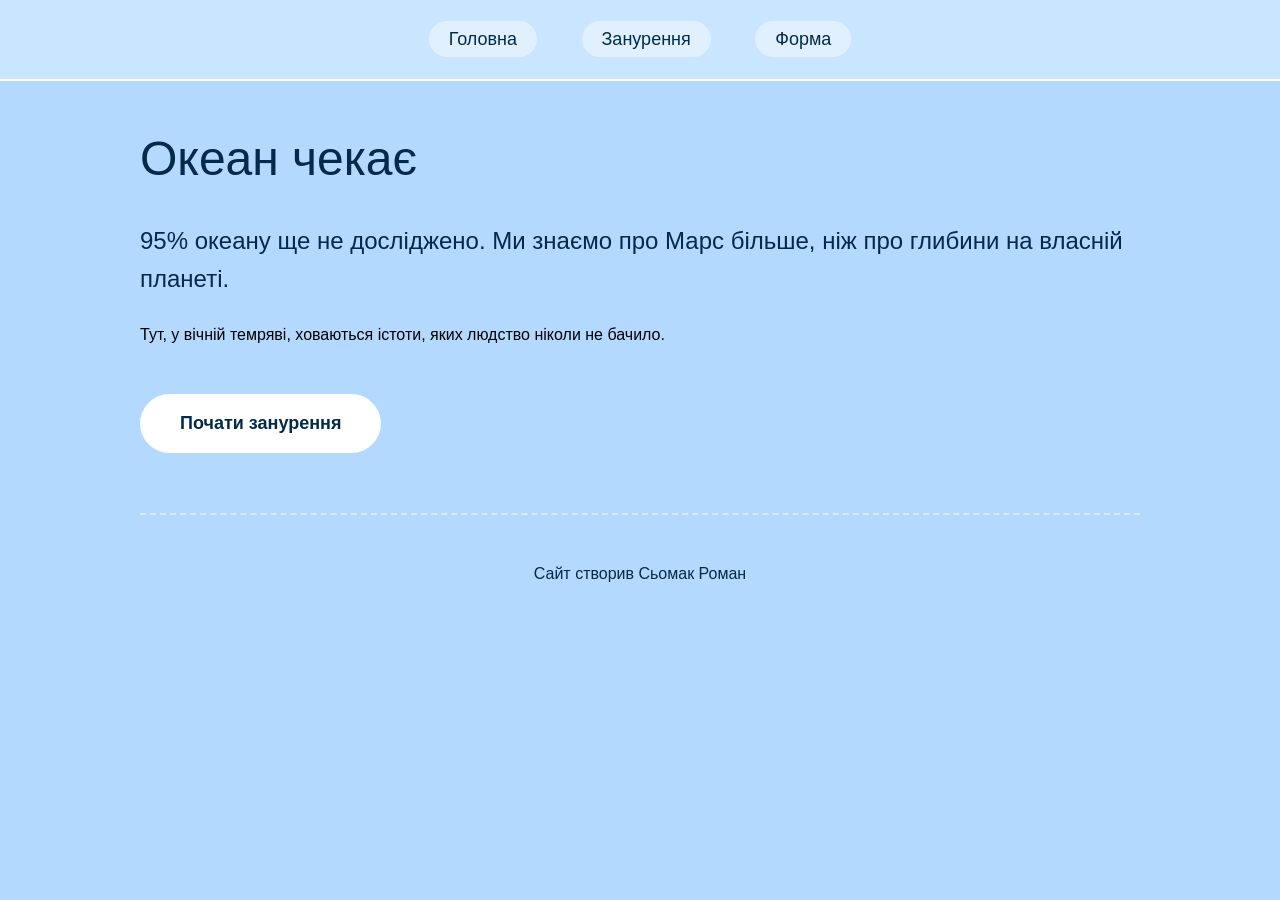
<file: index.html>
<!DOCTYPE html>
<html lang="uk">
<head>
    <meta charset="UTF-8">
    <title>Подорож до глибин океану</title>
    <link rel="stylesheet" href="style.css">
</head>
<body>
    <nav class="menu">
        <a href="index.html">Головна</a>
        <a href="pohlyblennya.html">Занурення</a>
        <a href="form.html">Форма</a>
    </nav>

    <main class="content">
        <h1>Океан чекає</h1>
        <p class="lead">95% океану ще не досліджено. Ми знаємо про Марс більше, ніж про глибини на власній планеті.</p>
        <p>Тут, у вічній темряві, ховаються істоти, яких людство ніколи не бачило.</p>
        <a href="pohlyblennya.html" class="button">Почати занурення</a>
        <footer>
            <p>Сайт створив Сьомак Роман</p>
        </footer>
    </main>
</body>
</html>
</file>
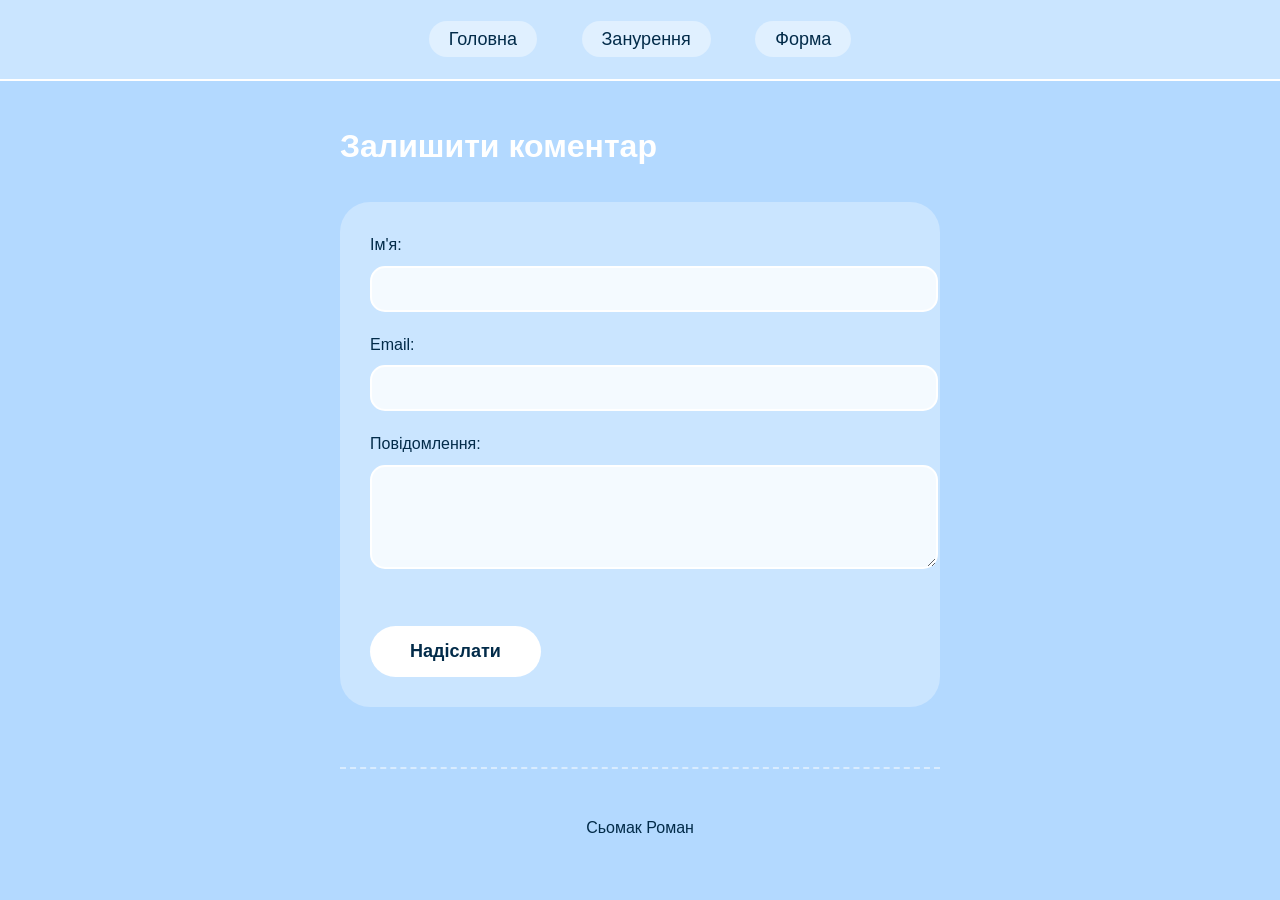
<file: form.html>
<!DOCTYPE html>
<html lang="uk">
<head>
    <meta charset="UTF-8">
    <title>Форма</title>
    <link rel="stylesheet" href="style.css">
</head>
<body>
    <nav class="menu">
        <a href="index.html">Головна</a>
        <a href="pohlyblennya.html">Занурення</a>
        <a href="form.html">Форма</a>
    </nav>

    <main class="content" style="max-width: 600px;">
        <h2>Залишити коментар</h2>
        
        <form class="form">
            <div class="form-group">
                <label for="name">Ім'я:</label>
                <input type="text" id="name" name="name">
            </div>
            
            <div class="form-group">
                <label for="email">Email:</label>
                <input type="email" id="email" name="email">
            </div>
            
            <div class="form-group">
                <label for="message">Повідомлення:</label>
                <textarea id="message" name="message" rows="4"></textarea>
            </div>
            
            <button type="submit" class="button">Надіслати</button>
        </form>
        <footer>
            <p>Сьомак Роман</p>
        </footer>
    </main>
</body>
</html>
</file>
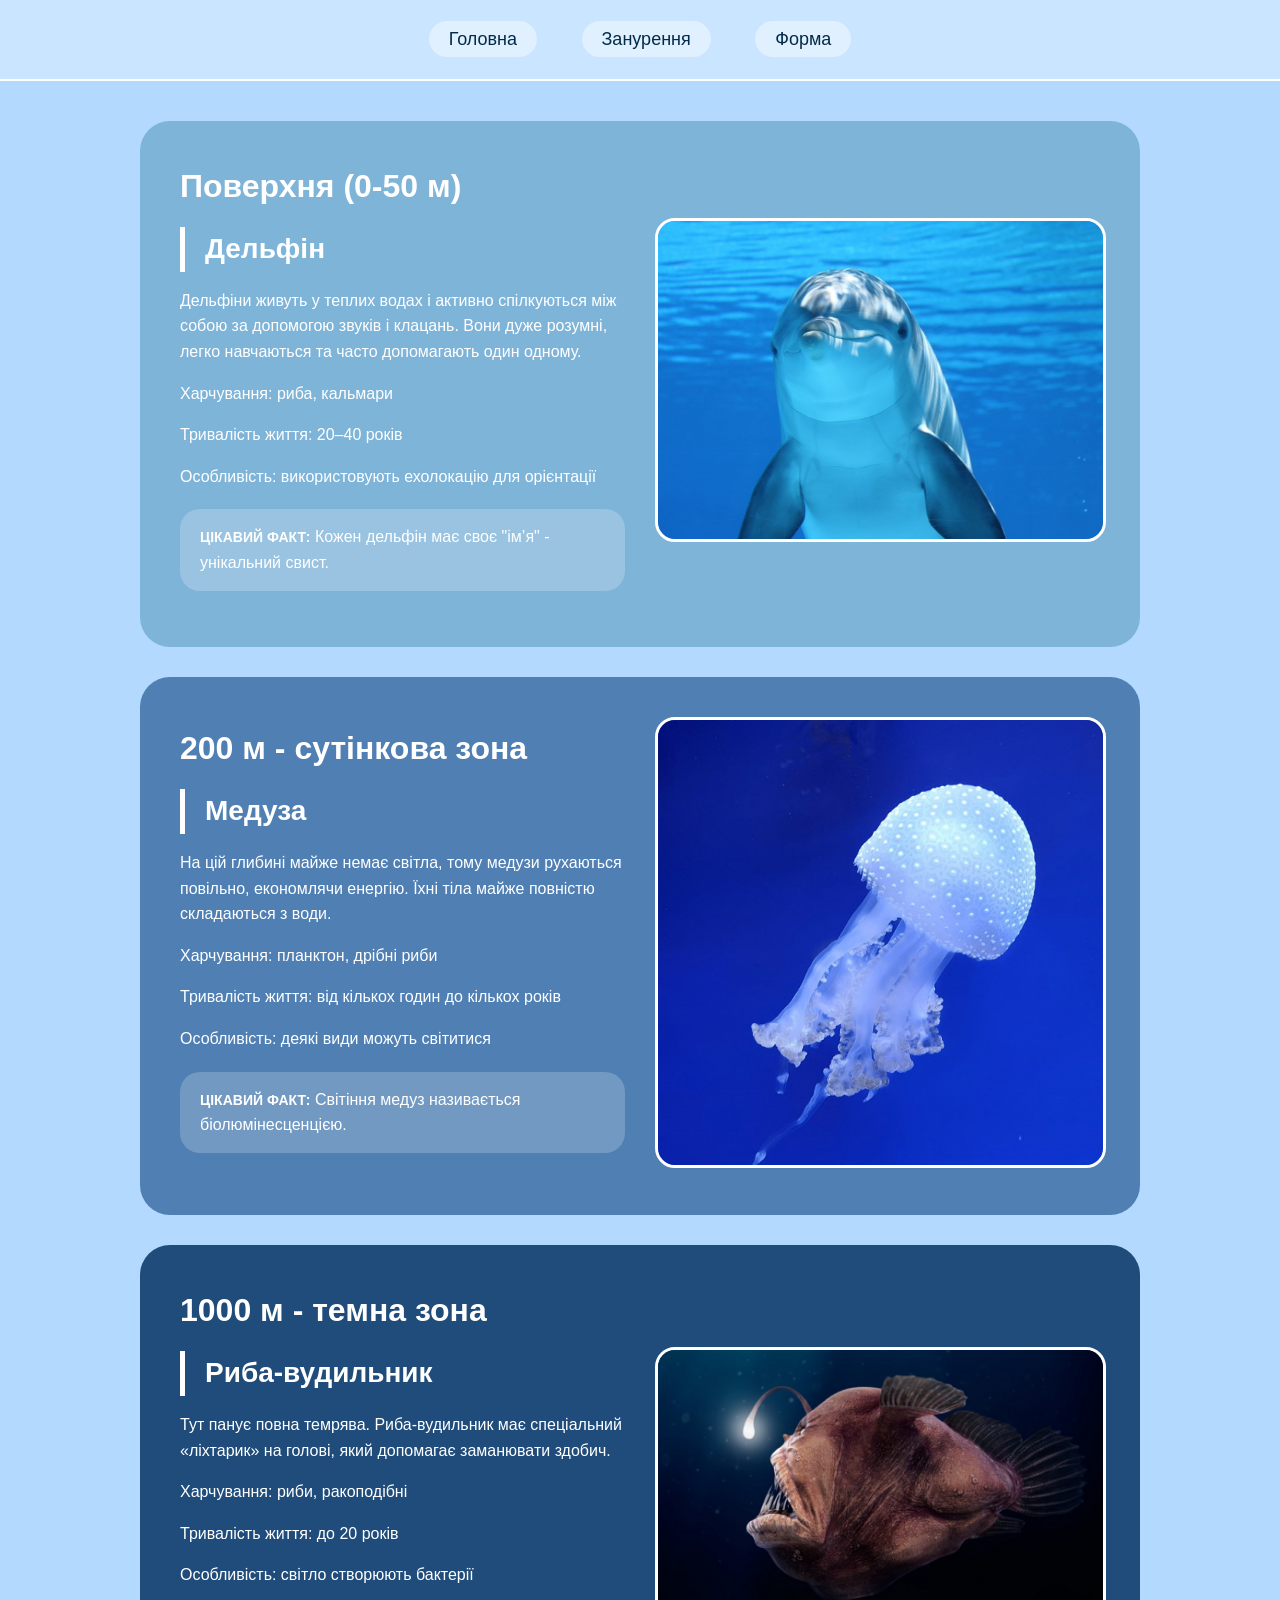
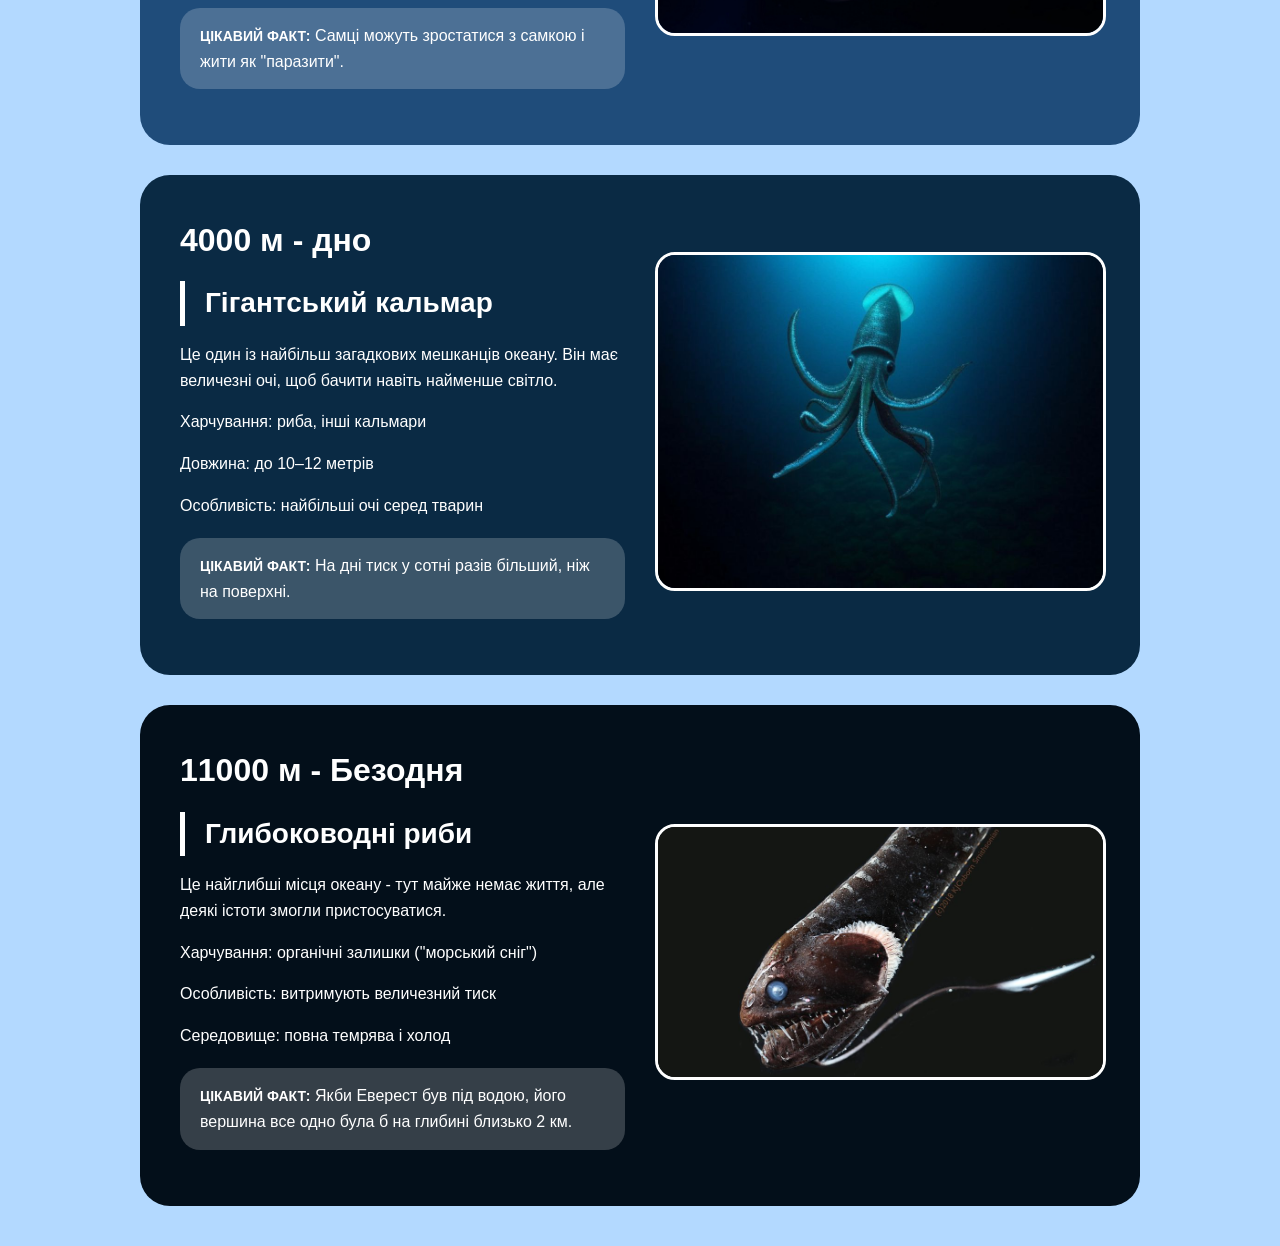
<file: pohlyblennya.html>
<!DOCTYPE html>
<html lang="uk">
<head>
    <meta charset="UTF-8">
    <title>Глибини</title>
    <link rel="stylesheet" href="style.css">
</head>
<body>
    <nav class="menu">
        <a href="index.html">Головна</a>
        <a href="pohlyblennya.html">Занурення</a>
        <a href="form.html">Форма</a>
    </nav>
    <main class="content">
        <div class="depth-block surface">
            <div class="depth-grid">
                <div class="depth-text">
                    <h2>Поверхня (0-50 м)</h2>
                    <p class="creature">Дельфін</p>
                    <p>Дельфіни живуть у теплих водах і активно спілкуються між собою за допомогою звуків і клацань. Вони дуже розумні, легко навчаються та часто допомагають один одному.
                    <p>Харчування: риба, кальмари</p>
                    <p>Тривалість життя: 20–40 років</p>
                    <p>Особливість: використовують ехолокацію для орієнтації</p>
                    </p>
                    <p class="fact"><span>Цікавий факт:</span> Кожен дельфін має своє "ім’я" - унікальний свист.</p>
                </div>
                <div class="depth-image">
                    <img src="images/dolphin.jpg" alt="Дельфін">
                </div>
            </div>
        </div>

        <div class="depth-block twilight">
            <div class="depth-grid">
                <div class="depth-text">
                    <h2>200 м - сутінкова зона</h2>
                    <p class="creature">Медуза</p>
                    <p>На цій глибині майже немає світла, тому медузи рухаються повільно, економлячи енергію. Їхні тіла майже повністю складаються з води.
                    <p>Харчування: планктон, дрібні риби</p>
                    <p>Тривалість життя: від кількох годин до кількох років</p>
                    <p>Особливість: деякі види можуть світитися</p>
                    </p>
                    <p class="fact"><span>Цікавий факт:</span> Світіння медуз називається біолюмінесценцією.</p>
                </div>
                <div class="depth-image">
                    <img src="images/meduse.jpg" alt="Медуза">
                </div>
            </div>
        </div>

        <div class="depth-block dark">
            <div class="depth-grid">
                <div class="depth-text">
                    <h2>1000 м - темна зона</h2>
                    <p class="creature">Риба-вудильник</p>
                    <p>Тут панує повна темрява. Риба-вудильник має спеціальний «ліхтарик» на голові, який допомагає заманювати здобич.
                    <p>Харчування: риби, ракоподібні</p>
                    <p>Тривалість життя: до 20 років</p>
                    <p>Особливість: світло створюють бактерії</p>
                    </p>
                    <p class="fact"><span>Цікавий факт:</span> Самці можуть зростатися з самкою і жити як "паразити".</p>
                </div>
                <div class="depth-image">
                    <img src="images/vudilnik.jpg" alt="Риба-вудильник">
                </div>
            </div>
        </div>

        <div class="depth-block deep">
            <div class="depth-grid">
                <div class="depth-text">
                    <h2>4000 м - дно</h2>
                    <p class="creature">Гігантський кальмар</p>
                    <p>Це один із найбільш загадкових мешканців океану. Він має величезні очі, щоб бачити навіть найменше світло.
                    <p>Харчування: риба, інші кальмари</p>
                    <p>Довжина: до 10–12 метрів</p>
                    <p>Особливість: найбільші очі серед тварин</p>
                    </p>
                    <p class="fact"><span>Цікавий факт:</span> На дні тиск у сотні разів більший, ніж на поверхні.</p>
                </div>
                <div class="depth-image">
                    <img src="images/squid.jpg" alt="Кальмар">
                </div>
            </div>
        </div>

        <div class="depth-block abyss">
            <div class="depth-grid">
                <div class="depth-text">
                    <h2>11000 м - Безодня</h2>
                    <p class="creature">Глибоководні риби</p>
                    <p>Це найглибші місця океану - тут майже немає життя, але деякі істоти змогли пристосуватися.
                    <p>Харчування: органічні залишки ("морський сніг")</p>
                    <p>Особливість: витримують величезний тиск</p>
                    <p>Середовище: повна темрява і холод</p>
                    </p>
                    <p class="fact"><span>Цікавий факт:</span> Якби Еверест був під водою, його вершина все одно була б на глибині близько 2 км.</p>
                </div>
                <div class="depth-image">
                    <img src="images/deep-sea fish.jpg" alt="Глибоководна риба">
                </div>
            </div>
        </div>
    </main>
</body>
</html>
</file>
<file: style.css>
body {
    font-family: 'Roboto', Arial, sans-serif;
    margin: 0;
    padding: 0;
    background: #b3d9ff;
    line-height: 1.6;
}

.menu {
    text-align: center;
    padding: 25px 0;
    background: rgba(255, 255, 255, 0.3);
    border-bottom: 2px solid white;
}

.menu a {
    color: #022b49;
    text-decoration: none;
    margin: 0 20px;
    font-size: 18px;
    font-weight: 500;
    padding: 8px 20px;
    border-radius: 30px;
    background: rgba(255, 255, 255, 0.4);
}

.menu a:hover {
    background: white;
}

.content {
    max-width: 1000px;
    margin: 40px auto;
    padding: 0 20px;
}

h1 {
    font-size: 48px;
    color: #022b49;
    margin-bottom: 20px;
    font-weight: 300;
}

h2 {
    font-size: 32px;
    margin-top: 0;
    margin-bottom: 15px;
    color: white;
}

.lead {
    font-size: 24px;
    font-weight: 300;
    color: #022b49;
}

.button {
    display: inline-block;
    background: white;
    padding: 15px 40px;
    margin: 30px 0 0 0;
    text-decoration: none;
    color: #022b49;
    border: none;
    border-radius: 40px;
    font-size: 18px;
    font-weight: 600;
}

.depth-block {
    padding: 40px;
    margin-bottom: 30px;
    border-radius: 30px;
    color: white;
}

.depth-grid {
    display: flex;
    gap: 30px;
    align-items: center;
    flex-wrap: wrap;
}

.depth-text {
    flex: 1;
    min-width: 300px;
}

.depth-image {
    flex: 1;
    min-width: 300px;
}

.depth-image img {
    width: 100%;
    height: auto;
    border-radius: 20px;
    border: 3px solid white;
}

.surface { background: #7fb4d9; }
.twilight { background: #4f7fb3; }
.dark { background: #1f4c7a; }
.deep { background: #0a2a44; }
.abyss { background: #030f1a; }

.creature {
    font-size: 28px;
    font-weight: 600;
    margin: 15px 0 10px;
    border-left: 5px solid white;
    padding-left: 20px;
}

.fact {
    background: rgba(255,255,255,0.2);
    padding: 15px 20px;
    border-radius: 20px;
    margin-top: 20px;
}

.fact span {
    font-weight: 600;
    text-transform: uppercase;
    font-size: 14px;
}

.form {
    background: rgba(255,255,255,0.3);
    padding: 30px;
    border-radius: 30px;
    margin: 30px 0;
}

.form-group {
    margin-bottom: 20px;
}

label {
    display: block;
    margin-bottom: 8px;
    font-weight: 500;
    color: #022b49;
}

input, textarea {
    width: 100%;
    padding: 12px;
    font-size: 16px;
    border: 2px solid white;
    background: rgba(255,255,255,0.8);
    border-radius: 15px;
}

footer {
    margin-top: 60px;
    text-align: center;
    color: #022b49;
    border-top: 2px dashed rgba(255,255,255,0.5);
    padding-top: 30px;
}
</file>
